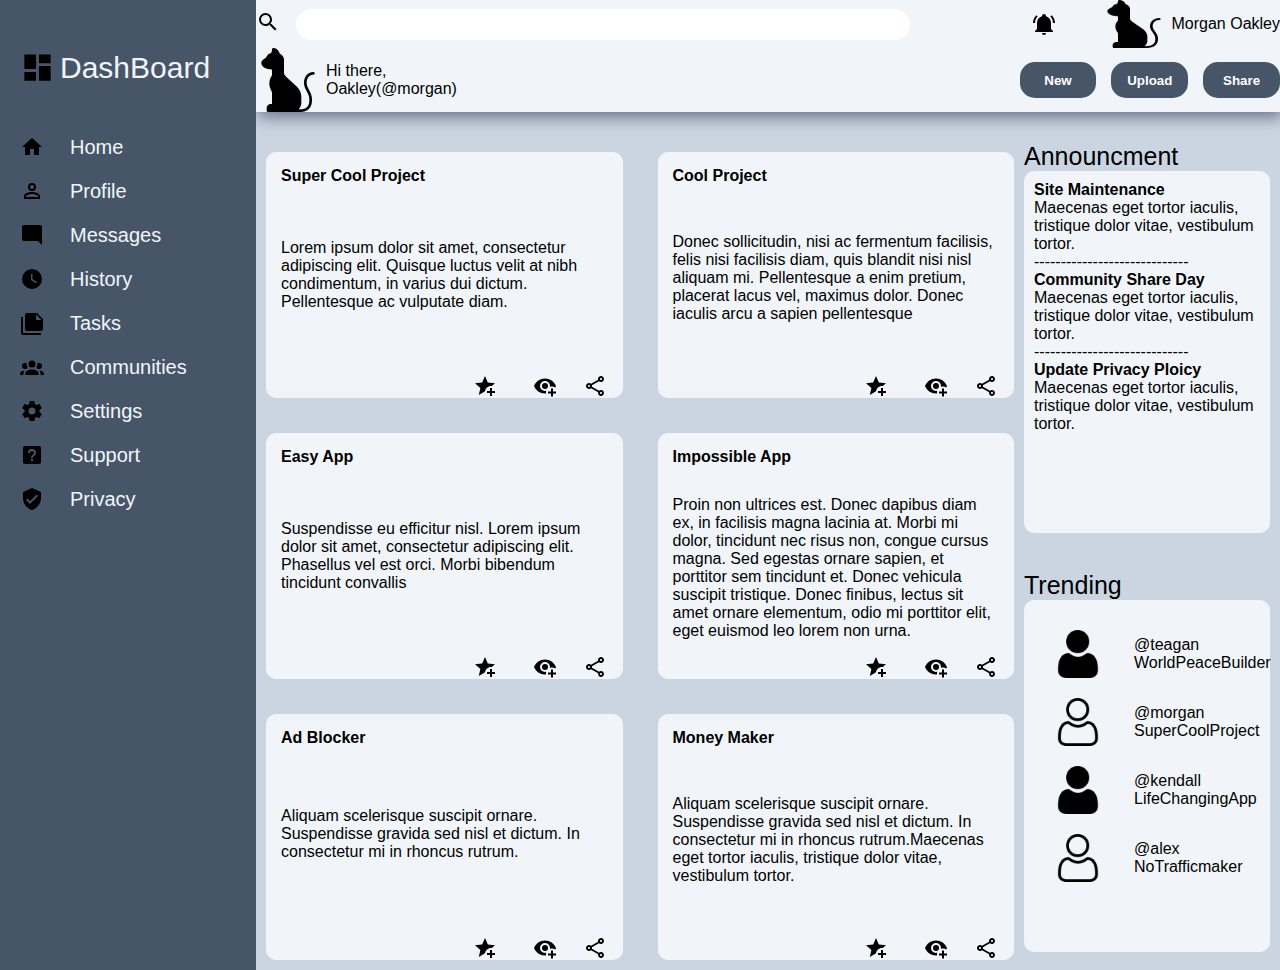
<file: admin-dashboard/index.html>
<!DOCTYPE html>
<html lang="en">
  <head>
    <meta charset="UTF-8">
    <meta http-equiv="X-UA-Compatible" content="IE=edge">
    <meta name="viewport" content="width=device-width, initial-scale=1.0">
    <title>Dasboard</title>
    <link rel="stylesheet" href="style.css">
  </head>
  <body>
    <div class="container">
      <div class="header">

       <div class="topheader">
        
        <form class="lookup">
          <label for="search"> <img class='magnify' src="magnify.svg"> </label>
      <input type="search" id="search"></form>

      <div class="info">
        <img clss="bell" src="bell-ring.svg">
        <img class='cat'src='cat.png'style="height: 3em; width:4em;">
        <p>Morgan Oakley</p>
        </div></div>
      
        
      <div class="bottomheader">
        <div class="con">
       <img src="cat.png"style="height: 4em; width:4em;">
       <div class="texts" > <p>Hi there,</p>
        <p>Oakley(@morgan) </p></div></div>
        <div class="buttons">
        <button>New</button>
        <button>Upload</button>
        <button>Share</button></div></div>
    
      </div>

    <div class="sidebar">   
    <div class="items">
        <div class="DashBoard"><img src="view-dashboard.svg">DashBoard</div>
        <div class="icon"><img src="home.svg">Home</div>
        <div class="icon"><img src="account-outline.svg">Profile</div>
        <div class="icon"><img src="message-reply.svg">Messages</div>
        <div class="icon"><img src="clock.svg">History</div>
        <div class="icon"><img src="note-multiple.svg">Tasks</div>
        <div class="icon"> <img src="account-group.svg">Communities</div>
        <div class="icone"><img src="cog.svg">Settings</div>
        <div class="icone"><img src="help-box.svg">Support</div>
        <div class="icone"><img src="shield-check.svg">Privacy</div>
    </div>
</div>

    
<div class="main">
        <div class="articles">
      <div class="card">
        <p class="title">Super Cool Project</p>
        <p >Lorem ipsum dolor sit amet, consectetur adipiscing elit. Quisque luctus velit at nibh condimentum, in varius dui dictum. Pellentesque ac vulputate diam.</p>
    
        <div class="icons">
            <img src="star-plus.svg">
            <img src="eye-plus.svg">
            <img src="share-variant-outline.svg">
        </div>
    </div>

      <div class="card">
            <p class="title">Cool Project</p>
            <p >Donec sollicitudin, nisi ac fermentum facilisis, felis nisi facilisis diam, quis blandit nisi nisl aliquam mi. Pellentesque a enim pretium, placerat lacus vel, maximus dolor. Donec iaculis arcu a sapien pellentesque</p> 
        <div class="icons">
            <img src="star-plus.svg">
            <img src="eye-plus.svg">
            <img src="share-variant-outline.svg">
        </div>
        </div>
            
            <div class="card">
                <p class="title">Easy App</p>
                <p>Suspendisse eu efficitur nisl. Lorem ipsum dolor sit amet, consectetur adipiscing elit. Phasellus vel est orci. Morbi bibendum tincidunt convallis</p> 
            
                <div class="icons">
                    <img src="star-plus.svg">
                    <img src="eye-plus.svg">
                    <img src="share-variant-outline.svg">
                </div>
            
            </div>
     
                <div class="card">
                    <p class="title">Impossible App</p>
                    <p>Proin non ultrices est. Donec dapibus diam ex, in facilisis magna lacinia at. Morbi mi dolor, tincidunt nec risus non, congue cursus magna. Sed egestas ornare sapien, et porttitor sem tincidunt et. Donec vehicula suscipit tristique. Donec finibus, lectus sit amet ornare elementum, odio mi porttitor elit, eget euismod leo lorem non urna.</p> 
                
                    <div class="icons">
                        <img src="star-plus.svg">
                        <img src="eye-plus.svg">
                        <img src="share-variant-outline.svg">
                    </div>
                </div>      
                    
                    <div class="card">
                        <p class="title">Ad Blocker</p>
                        <p>Aliquam scelerisque suscipit ornare. Suspendisse gravida sed nisl et dictum. In consectetur mi in rhoncus rutrum. </p> 
                    
                        <div class="icons">
                            <img src="star-plus.svg">
                            <img src="eye-plus.svg">
                            <img src="share-variant-outline.svg">
                        </div>
                    </div> 

                        <div class="card">
                            <p class="title">Money Maker</p>
                            <p>Aliquam scelerisque suscipit ornare. Suspendisse gravida sed nisl et dictum. In consectetur mi in rhoncus rutrum.Maecenas eget tortor iaculis, tristique dolor vitae, vestibulum tortor.  </p> 
                        
                            <div class="icons">
                                <img src="star-plus.svg">
                                <img src="eye-plus.svg">
                                <img src="share-variant-outline.svg">
                            </div>
                        </div> 

                        
     </div>

    <div class="right">
        <div class="top">
        <div class="head"><p>Announcment</p></div>
        <div class="boards">
        <div class="ancmnt"><p class="bold">Site Maintenance</p><p>Maecenas eget tortor iaculis, tristique dolor vitae, vestibulum tortor. </p><p>-----------------------------</p></div>

        
        <div class="ancmnt"><p class="bold">Community Share Day</p><p>Maecenas eget tortor iaculis, tristique dolor vitae, vestibulum tortor. </p><p>-----------------------------</p></div>

        <div class="ancmnt"><p class="bold">Update Privacy Ploicy</p><p>Maecenas eget tortor iaculis, tristique dolor vitae, vestibulum tortor. </p></div>
    </div></div>
    <div class="bottom">
        <div class="head"><p>Trending</p></div>
        <div class="profiles">
        <div class="prfl"><img src="user.png"style="height: 3em; width:3em;"><div class='user'><p class="at">@teagan</p>
        <p>WorldPeaceBuilder</p></div></div>

        <div class="prfl"><img src="user copy.png" style="height: 3em; width:3em;"><div class='user'><p class="at">@morgan</p>
            <p>SuperCoolProject</p></div></div>
        
        <div class="prfl"><img src="user.png"style="height: 3em; width:3em;"><div class='user'><p class="at">@kendall</p>
            <p>LifeChangingApp</p></div></div>
        
        <div class="prfl"><img src="user copy.png" style="height: 3em; width:3em;"><div class='user'><p class="at">@alex</p>
            <p>NoTrafficmaker</p></div></div>

        </div></div></div>
    </div>
    </div>
    </body>
    </html>
</file>
<file: admin-dashboard/style.css>
:root{
    background-color: #cbd5e1;
}

@import url('https://fonts.googleapis.com/css2?family=Red+Hat+Mono&family=Roboto:wght@300&display=swap');
body{
    font-family: 'Roboto', sans-serif;;
}
* {
    margin: 0;
    padding: 0;
  }

.container{
    display:grid;
    grid-template-columns: 1fr 4fr;
    height: 100vh;
}

.header{
   box-shadow:2px 5px 15px #64748b; 
}

.header{
    background-color:#f1f5f9;
    grid-column: 2 / 3; 
    display:grid; 
}

.topheader{
    display:grid;
    grid-template-columns: 2fr 1fr;
    align-items: center;   
}

.lookup {
    display: grid;
    grid-template-columns: 1fr 100%;
    grid-gap: 1rem;
    align-items: center;
  }

  .lookup input {
    width: 90%;
    border: 1px solid var(--color-400);
    border-radius: 9999px;
    padding: 0.5rem;
  }


.info{
    display:grid;
    grid-template-columns: 70px 70px 1fr ;
    align-items: center;
    justify-self: flex-end;
    position: relative;
}

.bell{
    position: relative;
    right:50px
}

.cat{
    align-items: center;
}

.bottomheader{
    display:grid;
    grid-template-columns: 2fr 1fr;
    align-items: center;
}

.con{
    display:grid;
    grid-template-columns: 70px 70px;
    align-items: center;
}

.buttons{
display: grid;
grid-template-columns: 1fr 1fr 1fr;
justify-self: flex-end;
align-items: center;
gap: 15px;
}

button{
    width:6vw;
    background-color:#475569;
    color:white;
    height:4vh;
    border-radius: 15px;
    border: none;
    font-weight: 900;
}

.sidebar{
    background-color:#475569;
    color:#f1f5f9;
    grid-row: 1/3;  
    font-size: 20px; 
    display: grid;
    gap:10px;  
   padding-left: 20px;
}
.DashBoard{
    display: grid;
    margin-bottom: 50px;
    grid-template-columns: 40px 40px;
    margin-top: 50px;
    font-size: 30px;
    align-items: center;
}

.DashBoard img{
width: 35px;

}
.icon{
    display: grid;
    grid-template-columns: 40px 40px;
    gap:10px;
    margin-bottom: 20px;
    align-items: center;

}

.icone{
    display: grid;
    grid-template-columns: 40px 40px;
    gap:10px;
    margin-bottom: 20px;
    align-items: center;
}
.main{
    background-color: #cbd5e1;
    display:grid;
    grid-template-columns: 3fr 1fr;
    margin-top: 30px;

}

.articles{
    display: grid;
    grid-template-columns: 1fr 1fr;
    grid-template-rows: 1fr 1fr 1fr;
    gap: 15px;
    
}

.articles .card {
    background-color: #f1f5f9;
    margin: 10px;
    border-radius: 10px;
    
    
}

.title{
    font-weight: 900;
    margin-top: 15px;
}

.articles p{
    margin: 15px;
}

.card{
    display: grid;
}
.icons{
    display: grid;
    align-self: flex-end;
    grid-template-columns: 60px 50px 40px;
    
    justify-content:end;
}
.right{
    display: grid;
}

.boards{
    display: grid;
    background-color: #f1f5f9;
    padding: 10px;
    padding-bottom: 100px;
    margin-bottom: 20px;   
    border-radius:10px;
    margin-right: 10px;
    
}

.ancmnt{
    display:grid;
    align-items: flex-end;
}
.bold{
    font-weight: 900;
}
.profiles{
    background-color: #f1f5f9;  
    margin-right: 10px;
    border-radius:10px;
    padding: 10px;
    padding-bottom: 50px
}
.prfl{
    display:grid;
    gap:30px;
    grid-template-columns: 50px 40px; 
    margin: 20px;
    align-items: center;
    
}

.user{
    display: grid;
    align-items: stretch;
    
}

.head p{
    font-size: 25px;
}
</file>
